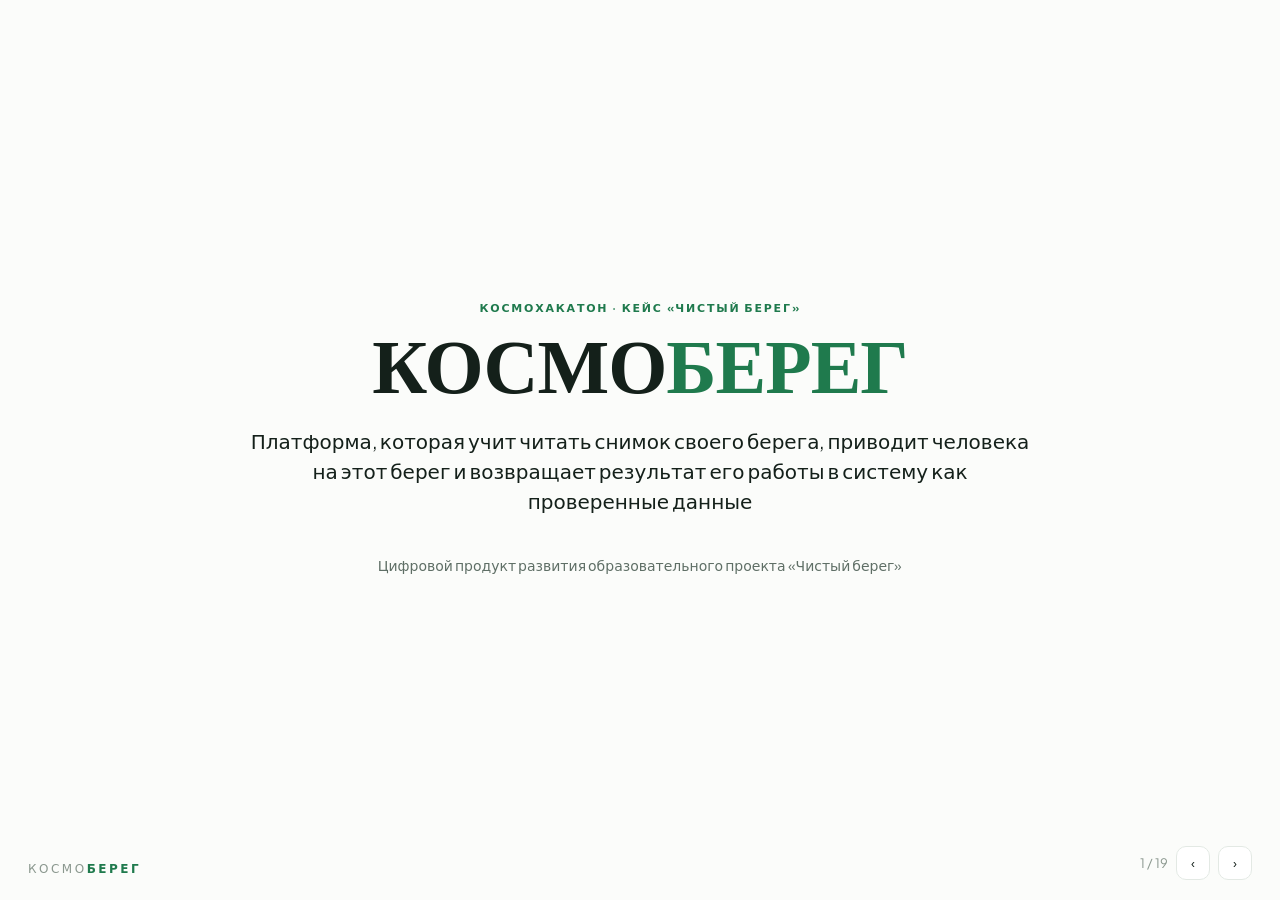
<file: presentation/index.html>
<!DOCTYPE html>
<html lang="ru">
<head>
<meta charset="utf-8">
<meta name="viewport" content="width=device-width, initial-scale=1">
<title>КОСМОБЕРЕГ — защита проекта</title>
<link rel="preconnect" href="https://fonts.googleapis.com">
<link rel="preconnect" href="https://fonts.gstatic.com" crossorigin>
<link href="https://fonts.googleapis.com/css2?family=Plus+Jakarta+Sans:wght@400;500;600;700&family=Instrument+Serif:ital@0;1&display=swap" rel="stylesheet">
<style>
/* Визуальная система взята из макета фронта Kosmobereg.dc.html:
   презентация и продукт должны выглядеть как одна вещь. */
:root{
  --bg:#fbfcfa; --ink:#14201a; --muted:#5f6f66; --faint:#8b988f;
  --accent:#1f7a4d; --accent-dark:#1c5c3a; --line:#e3e9e4;
  --tint:#eef3ef; --tint-2:#f2f9f4; --tint-3:#cfe3d6;
  --blue:#3b5f8a; --warm:#eccfc8; --white:#ffffff;
}
*{box-sizing:border-box;margin:0;padding:0}
body{background:var(--bg);color:var(--ink);font:15px/1.6 'Plus Jakarta Sans',system-ui,sans-serif;overflow:hidden}

.slide{display:none;width:100vw;height:100vh;padding:52px 68px 76px;flex-direction:column;overflow:hidden}
.slide.on{display:flex}
.slide.center{justify-content:center;align-items:center;text-align:center}

h1{font-family:'Instrument Serif',Georgia,serif;font-size:76px;line-height:1.02;letter-spacing:-1px;margin-bottom:20px}
h2{font-family:'Instrument Serif',Georgia,serif;font-size:42px;line-height:1.12;margin-bottom:6px}
h3{font-size:16px;font-weight:700;margin-bottom:8px;color:var(--accent)}
p{color:var(--muted);font-size:16px;margin-bottom:10px}
p.lead{font-size:20px;color:var(--ink);line-height:1.5}
b,strong{color:var(--ink);font-weight:600}

.eyebrow{display:inline-block;font-size:11px;font-weight:700;letter-spacing:1.8px;text-transform:uppercase;color:var(--accent);margin-bottom:12px}
.mono{font-family:ui-monospace,'Cascadia Mono',Consolas,monospace}
.small{font-size:14px}
.tiny{font-size:12.5px}
.muted{color:var(--muted)}

.cols{display:grid;gap:18px;flex:1;min-height:0}
.c2{grid-template-columns:1fr 1fr}
.c3{grid-template-columns:repeat(3,1fr)}
.c4{grid-template-columns:repeat(4,1fr)}

.card{background:var(--white);border:1px solid var(--line);border-radius:16px;padding:22px;overflow:auto}
.card.tint{background:var(--tint-2);border-color:var(--tint-3)}

.pill{display:inline-block;padding:4px 12px;border-radius:999px;font-size:11.5px;font-weight:700;background:var(--tint);color:var(--accent)}
.pill.warm{background:var(--warm);color:#8a4a3a}

ul{list-style:none}
li{padding:5px 0 5px 20px;position:relative;color:var(--muted);font-size:15px}
li::before{content:'';position:absolute;left:2px;top:14px;width:6px;height:6px;border-radius:999px;background:var(--accent)}
li b{color:var(--ink)}

table{width:100%;border-collapse:collapse;font-size:14.5px}
th,td{text-align:left;padding:9px 10px;border-bottom:1px solid var(--line);vertical-align:top}
th{color:var(--faint);font-size:11px;text-transform:uppercase;letter-spacing:.8px;font-weight:700}
td b{color:var(--ink)}
tr.hi td{background:var(--tint-2)}

.big{font-family:'Instrument Serif',Georgia,serif;font-size:52px;line-height:1;color:var(--accent)}
.big.ink{color:var(--ink)}

.note{padding:14px 18px;border-radius:10px;background:var(--tint);border-left:3px solid var(--accent);font-size:15px;margin-top:12px;color:var(--muted)}
.note b{color:var(--ink)}
.note.warm{background:#fdf3f0;border-color:#c98a76}

pre{font-family:ui-monospace,'Cascadia Mono',Consolas,monospace;font-size:12.5px;line-height:1.55;color:var(--muted);white-space:pre;overflow:auto}

.flow{display:flex;align-items:stretch;gap:10px;margin:16px 0}
.flow .step{flex:1;background:var(--white);border:1px solid var(--line);border-radius:12px;padding:16px}
.flow .step b{display:block;color:var(--accent);font-size:11px;letter-spacing:1px;margin-bottom:7px;text-transform:uppercase}
.flow .step span{font-size:14px;color:var(--muted)}
.flow .arr{display:flex;align-items:center;color:var(--tint-3);font-size:22px}

.funnel div{background:var(--accent);color:var(--white);border-radius:10px;padding:10px 16px;margin-bottom:7px;font-size:14.5px;font-weight:600;display:flex;justify-content:space-between}
.funnel div:nth-child(2){background:#2a8a5a}
.funnel div:nth-child(3){background:#3d9a6c}
.funnel div:nth-child(4){background:#59ab82}
.funnel div:nth-child(5){background:#7cbd9b}

.formula{font-family:'Instrument Serif',Georgia,serif;font-size:38px;text-align:center;padding:26px;background:var(--tint-2);border:1px solid var(--tint-3);border-radius:16px}
.formula span{color:var(--accent)}

.nav{position:fixed;bottom:20px;right:28px;display:flex;gap:8px;align-items:center;font-size:13px;color:var(--faint);z-index:99}
.nav button{font:inherit;background:var(--white);border:1px solid var(--line);color:var(--ink);width:34px;height:34px;border-radius:10px;cursor:pointer}
.nav button:hover{border-color:var(--accent);color:var(--accent)}
.brand{position:fixed;bottom:22px;left:28px;font-size:12px;letter-spacing:2.5px;color:var(--faint);z-index:99;text-transform:uppercase}
.brand b{color:var(--accent)}
</style>
</head>
<body>

<!-- 1 -->
<section class="slide on center">
  <div class="eyebrow">Космохакатон · кейс «Чистый берег»</div>
  <h1>КОСМО<span style="color:var(--accent)">БЕРЕГ</span></h1>
  <p class="lead" style="max-width:780px">Платформа, которая учит читать снимок своего берега,
  приводит человека на этот берег и возвращает результат его работы в систему как проверенные данные</p>
  <div style="margin-top:28px" class="small muted">Цифровой продукт развития образовательного проекта «Чистый берег»</div>
</section>

<!-- 2 -->
<section class="slide">
  <div class="eyebrow">Проблема</div>
  <h2>Три разрыва, которые ограничивают проект</h2>
  <div class="cols c3" style="margin-top:22px">
    <div class="card">
      <h3>Уборка ради уборки</h3>
      <p class="small">Волонтёр не знает, <b>почему именно этот участок</b>, что было раньше и что изменится потом.</p>
      <p class="small">Экологическое действие не превращается в экологическое понимание — а это и есть цель образовательного проекта.</p>
    </div>
    <div class="card">
      <h3>Данные отдельно, руки отдельно</h3>
      <p class="small">ДЗЗ уже выявляет свалки в России: по данным «Ресурс-П» — скопления ТБО <b>от 0,01 га</b>, включая рост свалок у заповедников.</p>
      <p class="small">Но эти данные видит только дешифровщик. Волонтёр, стоящий на этом берегу, — нет.</p>
    </div>
    <div class="card">
      <h3>ООПТ видит мало и поздно</h3>
      <p class="small">Площадь территории несопоставима с числом инспекторов. Обход выборочен, нарушение находят случайно.</p>
      <p class="small">Спутник видит регулярно, но <b>ДЗЗ-специалиста в штате нет</b>.</p>
    </div>
  </div>
  <div class="note">Это одна проблема с трёх сторон: <b>между данными ДЗЗ и людьми на земле нет двустороннего канала.</b></div>
</section>

<!-- 3 -->
<section class="slide">
  <div class="eyebrow">Целевые аудитории</div>
  <h2>Две аудитории с несводимой логикой</h2>
  <div class="cols c2" style="margin-top:18px">
    <div class="card">
      <h3>Молодёжь 14+</h3>
      <table>
        <tr><th>Мотивация</th><td>Причастность к настоящему, видимый вклад, компания, часы и портфолио</td></tr>
        <tr><th>Барьеры</th><td>Не знает о проекте · «ехать на весь день» · «мой вклад незаметен» · согласие родителей</td></tr>
        <tr><th>Ценность</th><td>«Ты учишься смотреть на Землю из космоса — и меняешь то, что видит спутник»</td></tr>
      </table>
      <div class="note tiny">Сегменты: техно-ориентированные 25% · «за компанию» 45% · «за результатом» 20% · экоактивные 10%</div>
    </div>
    <div class="card">
      <h3>Сотрудники ООПТ</h3>
      <table>
        <tr><th>Мотивация</th><td>Снизить трудозатраты на обход, объективные данные для отчётности</td></tr>
        <tr><th>Барьеры</th><td><b>Недоверие к волонтёрским данным</b> · ответственность за людей на территории · нет времени и ДЗЗ-специалиста</td></tr>
        <tr><th>Ценность</th><td>«Карта проблемных участков и проверенные отчёты — без специалиста в штате»</td></tr>
      </table>
      <div class="note tiny">Закрытая институциональная роль: доступ выдаёт дирекция территории, а не воронка роста</div>
    </div>
  </div>
  <div class="note"><b>Доверие измеряем, а не обещаем:</b> скрытые эталонные задания дают инспектору точность каждого разметчика в цифрах.</div>
</section>

<!-- 4 -->
<section class="slide center">
  <div class="eyebrow">Решение</div>
  <h2 style="max-width:960px;font-size:48px">Обучение — не предисловие к уборке,<br>а <span style="color:var(--accent)">рабочий узел системы</span></h2>
  <p class="lead" style="max-width:860px;margin-top:22px">Если научить волонтёра читать снимок своего берега,
  а результат его уборки вернуть в систему как подтверждённые данные наблюдения — ООПТ получит регулярно
  обновляемую картину территории, а волонтёр получит доказательство, что его вклад что-то изменил.</p>
</section>

<!-- 5 -->
<section class="slide">
  <div class="eyebrow">Концепция</div>
  <h2>Замкнутый цикл</h2>
  <div class="flow">
    <div class="step"><b>1 · Спутник</b><span>Снимки ДЗЗ дают «зоны внимания» на береговой линии</span></div>
    <div class="arr">→</div>
    <div class="step"><b>2 · Обучение</b><span>Волонтёр учится читать снимок и размечает реальные тайлы</span></div>
    <div class="arr">→</div>
    <div class="step"><b>3 · Поле</b><span>Экспедиция: уборка и наземная фиксация состояния</span></div>
    <div class="arr">→</div>
    <div class="step"><b>4 · Эффект</b><span>Фото «до/после» и проверка ООПТ — достоверная точка данных</span></div>
  </div>
  <div class="card tint">
    <h3>5 · Кабинет ООПТ — приоритеты, акции, отчётность</h3>
    <p class="small">Проверенные данные уточняют приоритеты следующего цикла. Спутник даёт <b>гипотезу</b>,
    волонтёр — <b>массовую разметку</b>, поле — <b>истину на земле</b>, ООПТ — <b>валидацию</b>.</p>
  </div>
  <div class="note">Обе аудитории необходимы для работы цикла. Ни одна не является «придатком» — без любой из них цикл рвётся.</div>
</section>

<!-- 6 -->
<section class="slide">
  <div class="eyebrow">Пользовательский путь · молодёжь 14+</div>
  <h2>От первого клика до регулярного участия</h2>
  <table style="margin-top:14px">
    <tr><th>Этап</th><th>Механика перехода</th><th>Роль продукта</th></tr>
    <tr><td><b>Первый контакт</b></td><td>Крючок «Твой берег из космоса»</td><td>Лендинг показывает снимок знакомого места</td></tr>
    <tr><td><b>Интерес, 3 мин</b></td><td><b>Действие до регистрации</b> — мини-тренажёр</td><td>Разметка работает без аккаунта</td></tr>
    <tr><td><b>Регистрация</b></td><td>Результат «заперт»: сохрани прогресс</td><td>Гейт после полученной ценности</td></tr>
    <tr><td><b>Обучение</b></td><td>3 модуля по 5–7 минут, практика после каждого</td><td>Теория → практика → автопроверка</td></tr>
    <tr><td><b>Завершение</b></td><td>Статус «Наблюдатель» = <b>допуск</b>, а не оценка</td><td>Разблокировка реальной разметки</td></tr>
    <tr class="hi"><td><b>Первое участие</b></td><td><b>Экспедиция на участок, который сам разметил</b></td><td>Связка «разметка → акция», согласие, инструктаж</td></tr>
    <tr><td><b>Эффект</b></td><td>Слайдер «до/после», участок → «Чистый»</td><td>Гео-фото, модерация, обновление карты</td></tr>
    <tr><td><b>Повторное участие</b></td><td>Подписка на участок: новый снимок → уведомление</td><td>Подписки, рост роли до амбассадора</td></tr>
  </table>
  <div class="note warm">Самый узкий переход — <b>«онлайн → поле», 30%</b>. Закрываем не призывом, а персональной привязкой к месту.
  Эту механику невозможно скопировать без ДЗЗ-слоя.</div>
</section>

<!-- 7 -->
<section class="slide">
  <div class="eyebrow">Пользовательский путь · ООПТ</div>
  <h2>От недоверия до регулярного использования</h2>
  <table style="margin-top:14px">
    <tr><th>Этап</th><th>Барьер</th><th>Механика снятия</th></tr>
    <tr><td><b>Первый контакт</b></td><td>«Очередная система, которую надо вести»</td><td>Заход через боль: «сколько км берега вы не обходите?»</td></tr>
    <tr class="hi"><td><b>Демонстрация</b></td><td>«У вас там общие картинки»</td><td><b>Демо на снимке их собственной территории</b></td></tr>
    <tr><td><b>Подключение</b></td><td>Нет времени на настройку</td><td>Настройку делает команда, сотрудник подтверждает</td></tr>
    <tr><td><b>Освоение</b></td><td>Низкие цифровые навыки</td><td>Один рабочий экран, 45 минут, куратор</td></tr>
    <tr><td><b>Первая акция</b></td><td>Ответственность за людей на территории</td><td>Готовый пакет: шаблон, инструктаж, согласия, ТБ</td></tr>
    <tr class="hi"><td><b>Ценность</b></td><td><b>Поток шума от волонтёров</b></td><td><b>Консенсус 3 разметок → сотрудник только подтверждает</b></td></tr>
    <tr><td><b>Удержание</b></td><td>«Что я с этого получил»</td><td>Сезонная сводка, пакетная модерация, заявка на съёмку</td></tr>
  </table>
  <div class="note">Принцип: сотрудник ООПТ <b>никогда не делает работу, которую может сделать волонтёр или система</b>. Он только принимает решение.</div>
</section>

<!-- 8 -->
<section class="slide">
  <div class="eyebrow">Цифровой продукт</div>
  <h2>Роли и модули</h2>
  <div class="cols c2" style="margin-top:16px">
    <div class="card">
      <h3>Ролевая модель — ответ на барьер доверия</h3>
      <table>
        <tr><td><b>Гость</b></td><td>Тренажёр, публичная карта</td></tr>
        <tr class="hi"><td><b>Ученик</b></td><td>Курс, учебная разметка <span class="pill warm">не идёт в ООПТ</span></td></tr>
        <tr><td><b>Наблюдатель</b></td><td>Реальная разметка, акции, отчёты, игры</td></tr>
        <tr><td><b>Наблюдатель 14–17</b></td><td>+ согласие родителя, закрытый профиль</td></tr>
        <tr><td><b>Амбассадор</b></td><td>+ заявки на акции, менторство</td></tr>
        <tr><td><b>Сотрудник ООПТ</b></td><td>Приоритеты, модерация, акции, заявки на съёмку</td></tr>
      </table>
      <div class="note tiny">Разметка Ученика <b>физически не может</b> попасть в рабочую карту — архитектурная гарантия, а не обещание.</div>
    </div>
    <div class="card">
      <h3>12 функциональных модулей</h3>
      <ul>
        <li><b>M1 Карта берега</b> — слои, статусы, история</li>
        <li><b>M2 Тренажёр и курс</b> — образовательный контур</li>
        <li><b>M3 Разметка</b> — консенсус, репутация</li>
        <li><b>M4 Акции</b> — запись, инструктаж, согласия</li>
        <li><b>M5 Полевой отчёт</b> — гео-фото «до/после»</li>
        <li><b>M6 Кабинет ООПТ</b> — приоритеты и модерация</li>
        <li><b>M7 Профиль</b> — часы, сертификат, подписки</li>
        <li><b>M8 Приоритизация</b> — индекс, детектор роста</li>
        <li><b>M9 Калибровка</b> — измерение точности</li>
        <li><b>M10 Заявки на съёмку</b> — обратная связь с ДЗЗ</li>
        <li><b>M11 Игровой контур</b> — дуэль, «Инспектор на день»</li>
        <li><b>M12 Карта происшествий</b> — фильтры по типу и области</li>
      </ul>
    </div>
  </div>
</section>

<!-- 9 -->
<section class="slide">
  <div class="eyebrow">Ядро логики</div>
  <h2>Индекс внимания участка</h2>
  <div class="formula" style="margin-top:16px">
    0.40·<span>S</span> &nbsp;+&nbsp; 0.30·<span>C</span> &nbsp;+&nbsp; 0.20·<span>T</span> &nbsp;+&nbsp; 0.10·<span>A</span>
  </div>
  <div class="cols c4" style="margin-top:18px">
    <div class="card"><h3>S — сигнал ДЗЗ</h3><p class="small">Величина изменения между снимками</p>
      <p class="tiny"><b>Почему не больше 0.40:</b> спутник даёт гипотезу, а не диагноз. Облачность, тени и отмели дают ложные срабатывания.</p></div>
    <div class="card"><h3>C — консенсус людей</h3><p class="small">Согласие × полнота выборки, взвешенные по репутации</p>
      <p class="tiny"><b>Зачем:</b> делает обучение полезной работой — разметка реально влияет на приоритеты.</p></div>
    <div class="card"><h3>T — давность</h3><p class="small">Время с последней подтверждённой проверки</p>
      <p class="tiny"><b>Зачем:</b> не даёт системе «залипнуть» на одних и тех же участках.</p></div>
    <div class="card"><h3>A — доступность</h3><p class="small">Реальная достижимость для волонтёров</p>
      <p class="tiny"><b>Зачем:</b> смысл имеет тот приоритет, до которого можно доехать.</p></div>
  </div>
  <div class="note">Формула <b>открыта и объяснима</b> — инспектор должен понимать, почему участок наверху. Иначе не будет доверия.
  Детектор роста уточняет фактор S, а не добавляет пятое слагаемое.</div>
</section>

<!-- 10 -->
<section class="slide">
  <div class="eyebrow">Прототип · живое демо</div>
  <h2>Сквозной сценарий S1 → S6 проходит без разрывов</h2>
  <div class="cols c2" style="margin-top:16px">
    <div class="card">
      <table>
        <tr><th>Шаг</th><th>Что проверяется</th></tr>
        <tr><td><b>S1</b></td><td>Ценность до регистрации: клик по снимку за 30 секунд</td></tr>
        <tr><td><b>S2</b></td><td>Обучение → допуск, роль повышается автоматически</td></tr>
        <tr><td><b>S3</b></td><td>Разметка достигает консенсуса 3/3 → очередь ООПТ</td></tr>
        <tr><td><b>S4</b></td><td>Модерация в 2 клика, участок возглавляет приоритеты</td></tr>
        <tr><td><b>S5</b></td><td>Жёсткая проверка допуска несовершеннолетнего</td></tr>
        <tr><td><b>S6</b></td><td>Отчёт подтверждён → статус «Чистый» → пересчёт</td></tr>
      </table>
    </div>
    <div class="card tint">
      <h3>Цикл действительно замыкается</h3>
      <div style="display:flex;align-items:baseline;gap:18px;margin:18px 0">
        <div><div class="big">85</div><div class="tiny muted">после консенсуса</div></div>
        <div style="font-size:28px;color:var(--tint-3)">→</div>
        <div><div class="big ink">48</div><div class="tiny muted">после уборки</div></div>
      </div>
      <p class="small">Приоритет перешёл на следующий участок.</p>
      <div class="note tiny"><b>Проверяется автоматически:</b> те же числа выдают две независимые реализации —
      прототип и бэкенд. Разойдётся формула — упадут оба набора тестов.</div>
      <div class="note tiny"><b>Бэкенд работает:</b> FastAPI, 17 таблиц, 44 операции API, 156 тестов,
      <span class="mono">docker compose up</span>.</div>
    </div>
  </div>
</section>

<!-- 11 -->
<section class="slide">
  <div class="eyebrow">Архитектура</div>
  <h2>Компоненты и потоки данных</h2>
  <pre style="flex:1;margin-top:12px">
┌─────────────────────────────────────────────────────────────────────────────┐
│ A. КЛИЕНТЫ   Лендинг и тренажёр (Гость) │ PWA волонтёра │ Кабинет ООПТ      │
└─────────────────────────────────────────────────────────────────────────────┘
                        │ HTTPS · REST · JWT
┌─────────────────────────────────────────────────────────────────────────────┐
│ B. API GATEWAY — nginx, ограничение частоты, TLS                             │
└─────────────────────────────────────────────────────────────────────────────┘
    │         │           │           │          │           │
┌────────┐┌────────┐┌──────────┐┌─────────┐┌──────────┐┌──────────┐
│C1 AUTH ││C2 КУРС ││C3 РАЗМЕТ.││C4 АКЦИИ ││C5 ОТЧЁТЫ ││C9 ИГРЫ   │
│роли,   ││прогресс││КОНСЕНСУС,││допуск,  ││фото до/  ││дуэль,    │
│возраст,││сертиф. ││репутация ││согласия ││после     ││инспектор │
│согласия││        ││          ││         ││          ││          │
└────────┘└────────┘└──────────┘└─────────┘└──────────┘└──────────┘
                          │              │            │
            ┌──────────────────────────────────────────────────┐
            │ C6 GEO / SCORING — ЯДРО ПРИОРИТИЗАЦИИ            │
            │ участки, статусы, история, ИНДЕКС ВНИМАНИЯ       │
            │ C7 Калибровка  ·  C8 Заявки на съёмку            │
            └──────────────────────────────────────────────────┘
                          │                  ▲ сигнал S
┌─────────────────────────────────────────────────────────────────────────────┐
│ D. ХРАНИЛИЩА   PostgreSQL + PostGIS │ S3: тайлы COG и фото │ Redis: очереди  │
└─────────────────────────────────────────────────────────────────────────────┘
                                             ▲
┌─────────────────────────────────────────────────────────────────────────────┐
│ E. КОНВЕЙЕР ДЗЗ — асинхронный, не блокирует API                              │
│ приём сцены → предобработка → нарезка тайлов → детекция изменений и роста    │
└─────────────────────────────────────────────────────────────────────────────┘
                                             ▲
┌─────────────────────────────────────────────────────────────────────────────┐
│ F. ВНЕШНИЕ   Геопортал Роскосмоса и Главкосмос: Ресурс-П, Канопус-В          │
│              резерв Sentinel-2 │ БПЛА │ ДОБРО.РФ │ e-mail и push FCM         │
└─────────────────────────────────────────────────────────────────────────────┘</pre>
</section>

<!-- 12 -->
<section class="slide">
  <div class="eyebrow">Данные ДЗЗ</div>
  <h2>Источник и место в системе</h2>
  <div class="cols c2" style="margin-top:16px">
    <div class="card">
      <h3>Путь снимка</h3>
      <table>
        <tr><td><b>Источник</b></td><td>Геопортал Роскосмоса и Главкосмос; резерв — Sentinel-2 и аэросъёмка БПЛА</td></tr>
        <tr><td><b>Предобработка</b></td><td>Облачность, привязка, нормализация — GDAL и rasterio</td></tr>
        <tr><td><b>Нарезка</b></td><td>COG и тайловая пирамида, отдача через TiTiler</td></tr>
        <tr><td><b>Детекция</b></td><td>Разность спектральных индексов между датами → сигнал <b>S</b></td></tr>
        <tr><td><b>Динамика</b></td><td>Ряд площадей аномалии → метка «растёт», усиление S</td></tr>
      </table>
    </div>
    <div class="card tint">
      <h3>Связь двусторонняя</h3>
      <p class="small">Обычно платформа только потребляет снимки и ждёт, когда спутник пройдёт над нужным местом.
      Инспектор у нас <b>заказывает съёмку конкретного участка</b> — Геопортал принимает такие заявки штатно.
      Для растущей аномалии приоритет повышается автоматически.</p>
      <p class="small">Ни один из проанализированных аналогов такой возможности не имеет.</p>
      <div class="note tiny"><b>ML-детекции в MVP нет осознанно.</b> Спутник даёт грубый сигнал, точность обеспечивают
      люди через консенсус. Экономия около 1,5 млн ₽, а побочный эффект — накапливается размеченный датасет
      для модели на этапе 2.</div>
    </div>
  </div>
</section>

<!-- 13 -->
<section class="slide">
  <div class="eyebrow">Реализуемость</div>
  <h2>Стек, данные пользователей, эксплуатация</h2>
  <div class="cols c3" style="margin-top:16px">
    <div class="card">
      <h3>Берём готовым</h3>
      <ul>
        <li>PostgreSQL + <b>PostGIS</b></li>
        <li><b>MapLibre GL</b> — без лицензий</li>
        <li>GDAL, rasterio, TiTiler</li>
        <li>FastAPI, Celery + Redis, S3</li>
      </ul>
      <h3 style="margin-top:16px">Пишем сами</h3>
      <ul>
        <li><b>Индекс внимания</b></li>
        <li><b>Консенсус и репутация</b></li>
        <li><b>Связка «курс → допуск»</b></li>
      </ul>
      <p class="tiny muted">Своё — только суть продукта. Остальное зрелое и готовое.</p>
    </div>
    <div class="card">
      <h3>Аудитория 14+ и ПДн</h3>
      <ul>
        <li>Хостинг в РФ, минимизация данных</li>
        <li>Офлайн-участие <b>невозможно</b> без согласия родителя</li>
        <li>Профили 14–17 закрыты, в рейтингах псевдоним</li>
        <li>Геолокация огрубляется до участка</li>
        <li>Обязательная модерация фото</li>
        <li>Координаты уязвимых объектов скрыты</li>
        <li>Неизменяемый аудит-лог решений</li>
      </ul>
    </div>
    <div class="card tint">
      <h3>Эксплуатация</h3>
      <p class="small"><span class="mono">docker compose up</span> — PostGIS, миграции, демо-данные, API. <b>156 тестов зелёные.</b></p>
      <table>
        <tr><th>Узкое место</th><th>Решение</th></tr>
        <tr><td>Отдача тайлов</td><td>CDN, тайлы статичны</td></tr>
        <tr><td>Конвейер ДЗЗ</td><td>Больше воркеров Celery</td></tr>
        <tr><td>API, 10k+ MAU</td><td>Stateless за балансировщиком</td></tr>
      </table>
      <div class="note tiny">Нагрузка предсказуема: пики в дни акций и школьных занятий, а не равномерно.</div>
    </div>
  </div>
</section>

<!-- 14 -->
<section class="slide">
  <div class="eyebrow">KPI</div>
  <h2>Воронка и способ измерения</h2>
  <div class="cols c2" style="margin-top:14px">
    <div class="card">
      <h3>Модель за 12 месяцев пилота</h3>
      <div class="funnel" style="margin-top:14px">
        <div><span>Регистрации</span><span>3 000</span></div>
        <div style="width:88%"><span>Начали обучение · 55%</span><span>1 650</span></div>
        <div style="width:74%"><span>Завершили обучение · 45%</span><span>750</span></div>
        <div style="width:52%"><span>Вышли на акцию · 30%</span><span>225</span></div>
        <div style="width:36%"><span>Повторное участие · 35%</span><span>80</span></div>
      </div>
      <div class="note warm tiny">Все конверсии — <b>обоснованные допущения</b>, а не факты. Задача пилота — заменить их измеренными.</div>
    </div>
    <div class="card">
      <h3>Ключевые показатели и источник</h3>
      <table>
        <tr><th>KPI</th><th>Цель</th><th>Источник</th></tr>
        <tr><td><b>E2</b> завершение курса</td><td>≥45%</td><td class="mono tiny">course_progress</td></tr>
        <tr><td><b>P1</b> выход в поле</td><td>≥30%</td><td class="mono tiny">enrollments</td></tr>
        <tr><td><b>R1</b> повторное участие</td><td>≥35%</td><td class="mono tiny">агрегат</td></tr>
        <tr><td><b>Q1</b> подтверждений ООПТ</td><td>≥70%</td><td class="mono tiny">аудит-лог</td></tr>
        <tr><td><b>Q4</b> измеренная точность</td><td>≥75%</td><td class="mono tiny">контрольные задания</td></tr>
        <tr><td><b>V3</b> участков очищено</td><td>≥60</td><td class="mono tiny">field_reports</td></tr>
      </table>
      <div class="note tiny"><b>Контрольная группа:</b> одна из трёх ООПТ работает без цифрового контура. Сравнение показывает вклад именно продукта.</div>
    </div>
  </div>
</section>

<!-- 15 -->
<section class="slide">
  <div class="eyebrow">План и экономика</div>
  <h2>Как проект запускается</h2>
  <div class="cols c2" style="margin-top:14px">
    <div class="card">
      <h3>Этапы</h3>
      <table>
        <tr><th>Этап</th><th>Срок</th><th>Результат</th></tr>
        <tr><td><b>0 Подготовка</b></td><td>мес. 1</td><td>Соглашения с ООПТ и школами, доступ к данным</td></tr>
        <tr><td><b>1 MVP</b></td><td>мес. 2–4</td><td>Сценарии S1–S6 на одной территории</td></tr>
        <tr><td><b>2 Пилот</b></td><td>мес. 5–10</td><td>2–3 ООПТ, 20+ акций, проверенные KPI</td></tr>
        <tr><td><b>3 Оценка</b></td><td>мес. 11–12</td><td>Калибровка, пакет тиражирования</td></tr>
        <tr><td><b>4 Масштаб</b></td><td>год 2</td><td>10+ ООПТ, ML-модель на своих данных</td></tr>
      </table>
      <p class="small" style="margin-top:12px">Пиковая численность команды — <b>5,5 FTE</b>.</p>
    </div>
    <div class="card">
      <h3>Затраты на 12 месяцев</h3>
      <table>
        <tr><td>ФОТ разработки</td><td><b>4,30 млн ₽</b></td><td class="tiny muted">47%</td></tr>
        <tr><td>ФОТ операционной команды</td><td><b>2,00</b></td><td class="tiny muted">22%</td></tr>
        <tr><td>Проведение акций</td><td><b>0,90</b></td><td class="tiny muted">10%</td></tr>
        <tr><td>Контент и дизайн</td><td><b>0,85</b></td><td class="tiny muted">9%</td></tr>
        <tr><td>Инфраструктура и данные ДЗЗ</td><td><b>0,82</b></td><td class="tiny muted">9%</td></tr>
        <tr><td>Продвижение</td><td><b>0,40</b></td><td class="tiny muted">4%</td></tr>
        <tr><td><b>Итого</b></td><td><b style="color:var(--accent)">9,27 млн ₽</b></td><td></td></tr>
      </table>
      <div class="card tint" style="margin-top:14px;text-align:center;padding:18px">
        <div class="big">~150 тыс ₽</div>
        <p class="small" style="margin:6px 0 0">подключение каждой следующей ООПТ.<br>Продукт делается один раз, тиражируется дёшево</p>
      </div>
    </div>
  </div>
</section>

<!-- 16 -->
<section class="slide">
  <div class="eyebrow">Риски</div>
  <h2>Три главных — честно</h2>
  <div class="cols c3" style="margin-top:18px">
    <div class="card"><h3>R-P2 · Разрыв «онлайн → поле»</h3>
      <p class="small">Обученные не доходят до реальной акции. Проект остаётся онлайн-игрой.</p>
      <p class="small"><b>Снижение:</b> экспедиция на свой участок, командная запись, закрытие логистики.</p>
      <div class="note warm tiny">Узкое место всей модели. Метрика P1 — главный индикатор пилота.</div></div>
    <div class="card"><h3>R-O1 · ООПТ не подключается</h3>
      <p class="small">Без ООПТ рвётся контур верификации, волонтёрские данные теряют легитимность.</p>
      <p class="small"><b>Снижение:</b> работаем сразу с 4–5 территориями, чтобы дойти до 2–3; демо на их данных; поддержка регионального минприроды.</p></div>
    <div class="card"><h3>R-T1 · Нет доступа к данным ДЗЗ</h3>
      <p class="small">Условия доступа к российской группировке могут оказаться неприемлемыми.</p>
      <p class="small"><b>Снижение:</b> источник абстрагирован — переключаемся на Sentinel-2 и БПЛА <b>без изменения архитектуры</b>.</p></div>
  </div>
  <div class="note">Полный реестр — 14 рисков в четырёх категориях: организационные, продуктовые, ресурсные, технические.</div>
</section>

<!-- 17 -->
<section class="slide">
  <div class="eyebrow">Ожидаемый эффект</div>
  <h2>Почему продукт, а не просто серия мероприятий</h2>
  <div class="cols c2" style="margin-top:16px">
    <div class="card">
      <h3 style="color:var(--faint)">Без цифрового продукта</h3>
      <ul>
        <li>Участок выбирает организатор по своему усмотрению</li>
        <li>Обучение — лекция, результат не фиксируется</li>
        <li>Волонтёр приходит один раз</li>
        <li>ООПТ получает мешки мусора</li>
        <li>Эффект недоказуем</li>
        <li>Каждая акция запускается с нуля</li>
      </ul>
    </div>
    <div class="card tint">
      <h3>С КОСМОБЕРЕГОМ</h3>
      <ul>
        <li>Участок выбирается <b>по данным наблюдения</b></li>
        <li>Обучение даёт <b>допуск и измеримый результат</b></li>
        <li>Подписка на участок даёт <b>причину вернуться</b></li>
        <li>ООПТ получает <b>верифицированные данные</b></li>
        <li>Каждое звено цепочки <b>измеримо</b></li>
        <li>Тиражируемый пакет за <b>~150 тыс ₽</b></li>
      </ul>
    </div>
  </div>
  <div class="cols c4" style="margin-top:16px;flex:0">
    <div class="card" style="text-align:center"><div class="big">750</div><p class="tiny" style="margin:6px 0 0">прошли полный курс по ДЗЗ</p></div>
    <div class="card" style="text-align:center"><div class="big">150+</div><p class="tiny" style="margin:6px 0 0">участков под наблюдением</p></div>
    <div class="card" style="text-align:center"><div class="big">60+</div><p class="tiny" style="margin:6px 0 0">участков очищено и подтверждено</p></div>
    <div class="card" style="text-align:center"><div class="big">12</div><p class="tiny" style="margin:6px 0 0">амбассадоров ведут акции сами</p></div>
  </div>
</section>

<!-- 18 -->
<section class="slide">
  <div class="eyebrow">Потенциал</div>
  <h2>Что мы построили на самом деле</h2>
  <p class="lead" style="max-width:1000px">Береговой участок — частный случай. Контур
  «разновременные снимки → обученный человек → консенсус → проверка эксперта»
  не привязан к мусору ни в одном компоненте.</p>
  <div class="cols c2" style="margin-top:14px">
    <div class="card">
      <h3>Масштаб задачи рядом</h3>
      <table>
        <tr><td><b>12,8 млн га</b></td><td>пройдено огнём в 2024 году, на 8% больше 2023-го</td></tr>
        <tr><td><b>4,76 млн га</b></td><td>Дальневосточный округ — лидер по площади</td></tr>
        <tr><td><b>40–70</b></td><td>крупных наводнений в год</td></tr>
        <tr><td><b>500 тыс. км²</b></td><td>территории подвержено подтоплению</td></tr>
        <tr><td><b>13 млрд ₽</b></td><td>ущерб от паводков одного лета 2021 года</td></tr>
      </table>
      <div class="note tiny">Общее одно: объём, который ведомства физически не разбирают вручную.
      Спутник снимает всё, дешифровщиков не хватает — та же диспропорция, с которой мы начали.</div>
    </div>
    <div class="card tint">
      <h3>Это не гипотеза</h3>
      <p class="small"><b>Zooniverse Planetary Response Network</b> ставит волонтёрам ровно эту задачу —
      сравнить снимки «до» и «после» бедствия — и передаёт результат службам реагирования.</p>
      <p class="small">Миллиард классификаций от трёх миллионов участников снимает вопрос,
      способны ли неспециалисты давать пригодные данные.</p>
      <div class="note warm tiny"><b>В MVP и пилот не входит.</b> Кейс — про «Чистый берег», и подменять задачу
      мы не будем. Нужны партнёрство с МЧС, оперативная съёмка вместо цикла в 2–4 недели
      и отдельный обучающий трек.</div>
    </div>
  </div>
</section>

<!-- 19 -->
<section class="slide center">
  <h2 style="font-size:46px;max-width:1000px">Мы не обещаем чистые берега.<br>
  Мы строим <span style="color:var(--accent)">канал между космическими данными<br>и руками на берегу</span> —
  и умеем измерить каждое звено.</h2>
  <div style="margin-top:36px" class="small muted">КОСМОБЕРЕГ · Космохакатон · кейс «Чистый берег»</div>
</section>

<div class="brand">Космо<b>берег</b></div>
<div class="nav">
  <span id="counter">1 / 19</span>
  <button id="prev" aria-label="Назад">‹</button>
  <button id="next" aria-label="Вперёд">›</button>
</div>

<script>
const slides=[...document.querySelectorAll('.slide')];
let i=0;
function show(n){
  i=Math.max(0,Math.min(slides.length-1,n));
  slides.forEach((s,k)=>s.classList.toggle('on',k===i));
  document.getElementById('counter').textContent=(i+1)+' / '+slides.length;
}
document.getElementById('next').onclick=()=>show(i+1);
document.getElementById('prev').onclick=()=>show(i-1);
document.addEventListener('keydown',e=>{
  if(['ArrowRight','PageDown',' '].includes(e.key)){e.preventDefault();show(i+1);}
  if(['ArrowLeft','PageUp'].includes(e.key)){e.preventDefault();show(i-1);}
  if(e.key==='Home')show(0);
  if(e.key==='End')show(slides.length-1);
});
show(0);
</script>
</body>
</html>
</file>
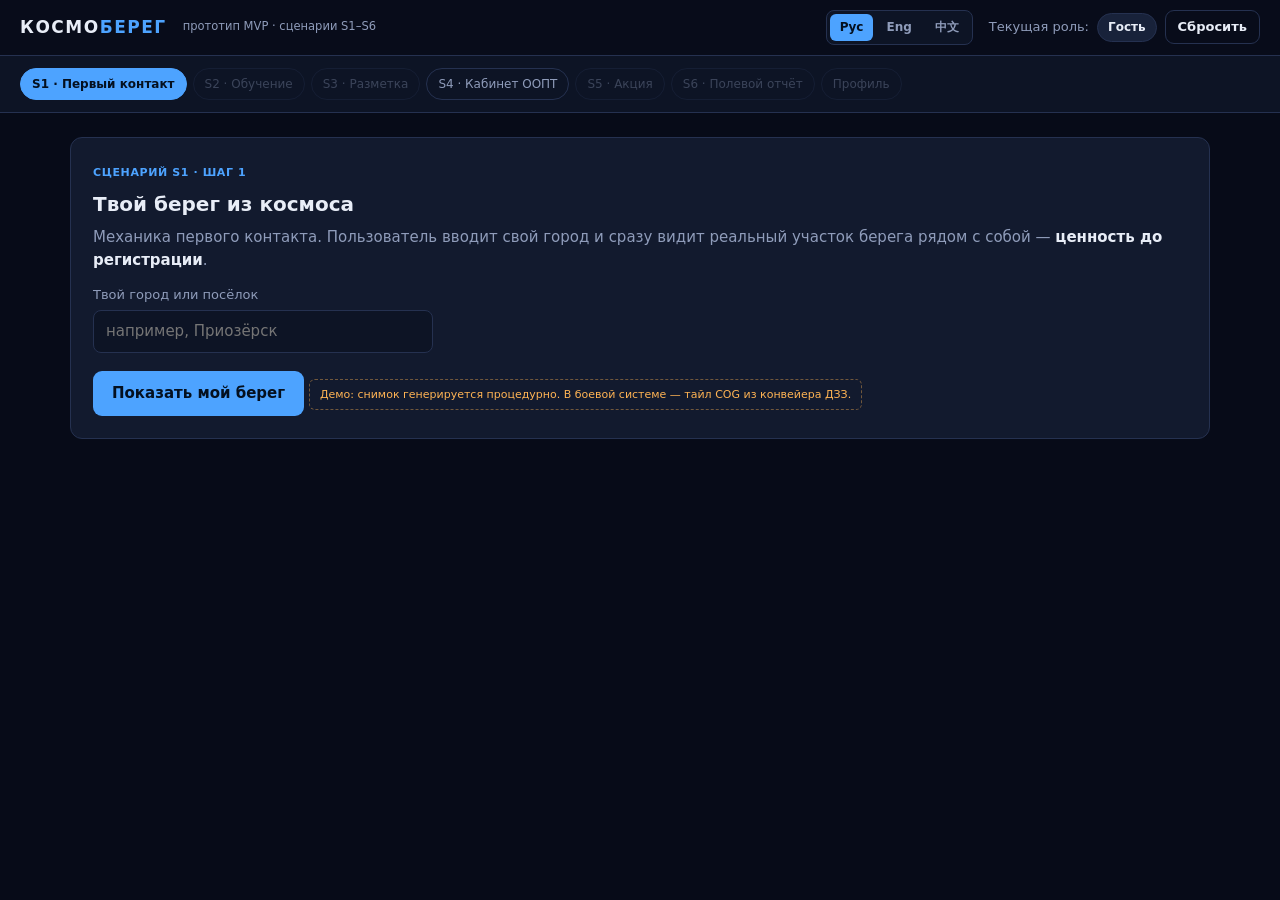
<file: prototype/index.html>
<!DOCTYPE html>
<html lang="ru">
<head>
<meta charset="utf-8">
<meta name="viewport" content="width=device-width, initial-scale=1">
<title>КОСМОБЕРЕГ — прототип MVP</title>
<link rel="stylesheet" href="styles.css">
</head>
<body>

<div class="topbar">
  <div class="logo">КОСМО<span>БЕРЕГ</span></div>
  <div class="tiny muted" id="appSubtitle"></div>
  <div class="lang-switch" id="langSwitch"></div>
  <div class="role-chip">
    <span id="roleLabel"></span>
    <span class="role-badge" id="roleBadge"></span>
    <button class="btn ghost sm" id="resetBtn"></button>
  </div>
</div>

<nav class="scenario-nav" id="scenarioNav"></nav>

<main class="wrap" id="app"></main>

<script src="i18n.js"></script>
<script src="app.js"></script>
</body>
</html>
</file>
<file: prototype/styles.css>
/* КОСМОБЕРЕГ — прототип MVP */

:root {
  --bg: #070b18;
  --bg-2: #0d1425;
  --panel: #121a2e;
  --panel-2: #18223a;
  --line: #253150;
  --text: #e8edf7;
  --muted: #8f9cba;
  --accent: #4da3ff;
  --accent-2: #7c5cff;
  --ok: #3ddc97;
  --warn: #ffb454;
  --danger: #ff6b6b;
  --radius: 12px;
}

* { box-sizing: border-box; margin: 0; padding: 0; }

body {
  font: 15px/1.55 "Segoe UI", system-ui, -apple-system, sans-serif;
  background: var(--bg);
  color: var(--text);
  min-height: 100vh;
}

/* ---------- Каркас ---------- */

.topbar {
  display: flex; align-items: center; gap: 16px;
  padding: 10px 20px;
  background: rgba(9,14,28,.92);
  border-bottom: 1px solid var(--line);
  position: sticky; top: 0; z-index: 50;
  backdrop-filter: blur(8px);
}

.logo { font-weight: 800; letter-spacing: 1.5px; font-size: 17px; }
.logo span { color: var(--accent); }

.lang-switch {
  margin-left: auto;
  display: flex; gap: 3px;
  background: var(--bg-2); border: 1px solid var(--line);
  border-radius: 8px; padding: 3px;
}
.lang-switch button {
  font: inherit; font-size: 12px; font-weight: 600;
  padding: 4px 10px; border-radius: 6px; cursor: pointer;
  background: transparent; border: none; color: var(--muted);
  transition: .15s;
}
.lang-switch button:hover { color: var(--text); }
.lang-switch button.active { background: var(--accent); color: #04101f; }

.role-chip {
  display: flex; align-items: center; gap: 8px;
  font-size: 13px; color: var(--muted);
}

.role-badge {
  padding: 4px 10px; border-radius: 20px;
  background: var(--panel-2); border: 1px solid var(--line);
  color: var(--text); font-weight: 600; font-size: 12px;
}

.wrap { max-width: 1180px; margin: 0 auto; padding: 24px 20px 80px; }

/* ---------- Навигация по сценариям ---------- */

.scenario-nav {
  display: flex; gap: 6px; flex-wrap: wrap;
  padding: 12px 20px; background: var(--bg-2);
  border-bottom: 1px solid var(--line);
  position: sticky; top: 49px; z-index: 40;
}

.scenario-nav button {
  font: inherit; font-size: 12px;
  padding: 6px 11px; border-radius: 20px; cursor: pointer;
  background: transparent; color: var(--muted);
  border: 1px solid var(--line);
  transition: .15s;
}
.scenario-nav button:hover:not(:disabled) { color: var(--text); border-color: var(--accent); }
.scenario-nav button.active { background: var(--accent); border-color: var(--accent); color: #04101f; font-weight: 700; }
.scenario-nav button:disabled { opacity: .35; cursor: not-allowed; }

/* ---------- Блоки ---------- */

.card {
  background: var(--panel);
  border: 1px solid var(--line);
  border-radius: var(--radius);
  padding: 22px;
  margin-bottom: 18px;
}

.card h2 { font-size: 20px; margin-bottom: 6px; }
.card h3 { font-size: 16px; margin: 18px 0 8px; }
.card p  { color: var(--muted); margin-bottom: 12px; }
.card p strong, li strong { color: var(--text); }

.step-tag {
  display: inline-block; font-size: 11px; font-weight: 700;
  letter-spacing: .6px; text-transform: uppercase;
  color: var(--accent); margin-bottom: 8px;
}

.grid-2 { display: grid; grid-template-columns: 1fr 1fr; gap: 18px; }
.grid-3 { display: grid; grid-template-columns: repeat(3, 1fr); gap: 14px; }
@media (max-width: 860px) { .grid-2, .grid-3 { grid-template-columns: 1fr; } }

/* ---------- Кнопки ---------- */

button.btn {
  font: inherit; font-weight: 600;
  padding: 10px 18px; border-radius: 9px; cursor: pointer;
  border: 1px solid transparent;
  background: var(--accent); color: #04101f;
  transition: .15s;
}
button.btn:hover { filter: brightness(1.12); }
button.btn:disabled { opacity: .4; cursor: not-allowed; filter: none; }
button.btn.ghost { background: transparent; border-color: var(--line); color: var(--text); }
button.btn.ghost:hover { border-color: var(--accent); }
button.btn.ok { background: var(--ok); }
button.btn.danger { background: var(--danger); color: #fff; }
button.btn.sm { padding: 6px 12px; font-size: 13px; }

.row { display: flex; gap: 10px; align-items: center; flex-wrap: wrap; }
.row.end { justify-content: flex-end; }

/* ---------- Формы ---------- */

label.field { display: block; margin-bottom: 14px; }
label.field span { display: block; font-size: 13px; color: var(--muted); margin-bottom: 5px; }

input[type=text], input[type=number], select {
  font: inherit; width: 100%;
  padding: 9px 12px; border-radius: 8px;
  background: var(--bg-2); color: var(--text);
  border: 1px solid var(--line);
}
input:focus, select:focus { outline: none; border-color: var(--accent); }

/* ---------- Снимки ДЗЗ ---------- */

.tiles { display: grid; grid-template-columns: 1fr 1fr; gap: 14px; }
@media (max-width: 700px) { .tiles { grid-template-columns: 1fr; } }

.tile-box { position: relative; }
.tile-box .tile-label {
  position: absolute; top: 8px; left: 8px; z-index: 3;
  background: rgba(4,10,22,.82); padding: 3px 9px;
  border-radius: 5px; font-size: 11px; font-weight: 600;
  letter-spacing: .4px;
}
.tile-box .tile-date {
  position: absolute; bottom: 8px; right: 8px; z-index: 3;
  background: rgba(4,10,22,.82); padding: 3px 8px;
  border-radius: 5px; font-size: 10px; color: var(--muted);
}
.tile-box svg { display: block; width: 100%; border-radius: 9px; border: 1px solid var(--line); }
.tile-box.clickable svg { cursor: crosshair; }

.marker {
  position: absolute; width: 34px; height: 34px;
  border: 2px solid var(--warn); border-radius: 50%;
  transform: translate(-50%, -50%);
  pointer-events: none; z-index: 4;
  box-shadow: 0 0 0 2px rgba(0,0,0,.35);
}
.marker.hit { border-color: var(--ok); }
.marker.truth { border-style: dashed; border-color: var(--accent); }

/* ---------- Уведомления и статусы ---------- */

.note {
  padding: 12px 14px; border-radius: 9px;
  border-left: 3px solid var(--accent);
  background: rgba(77,163,255,.09);
  font-size: 14px; margin: 12px 0;
}
.note.ok     { border-color: var(--ok);     background: rgba(61,220,151,.09); }
.note.warn   { border-color: var(--warn);   background: rgba(255,180,84,.09); }
.note.danger { border-color: var(--danger); background: rgba(255,107,107,.09); }

.pill {
  display: inline-block; padding: 3px 9px; border-radius: 20px;
  font-size: 11px; font-weight: 700; letter-spacing: .3px;
}
.pill.problem { background: rgba(255,107,107,.16); color: #ff9a9a; }
.pill.work    { background: rgba(255,180,84,.16);  color: #ffc879; }
.pill.clean   { background: rgba(61,220,151,.16);  color: #7cebbb; }
.pill.watch   { background: rgba(77,163,255,.16);  color: #93c8ff; }

/* ---------- Прогресс ---------- */

.progress { height: 7px; background: var(--bg-2); border-radius: 4px; overflow: hidden; margin: 10px 0; }
.progress > div { height: 100%; background: linear-gradient(90deg, var(--accent), var(--accent-2)); transition: width .35s; }

/* ---------- Списки и таблицы ---------- */

table { width: 100%; border-collapse: collapse; font-size: 14px; }
th, td { text-align: left; padding: 9px 10px; border-bottom: 1px solid var(--line); }
th { color: var(--muted); font-size: 12px; text-transform: uppercase; letter-spacing: .5px; font-weight: 600; }
tr.sel { background: rgba(77,163,255,.07); }

.seg-item {
  display: flex; align-items: center; gap: 12px;
  padding: 12px; border: 1px solid var(--line);
  border-radius: 9px; margin-bottom: 9px;
  background: var(--panel-2);
  cursor: pointer; transition: .15s;
}
.seg-item:hover { border-color: var(--accent); }
.seg-item .idx {
  font-size: 19px; font-weight: 800; min-width: 52px;
  text-align: center; color: var(--accent);
}
.seg-item .meta { flex: 1; min-width: 0; }
.seg-item .meta b { display: block; font-size: 14px; }
.seg-item .meta small { color: var(--muted); font-size: 12px; }

.factors { display: flex; gap: 5px; font-size: 10px; color: var(--muted); margin-top: 4px; }
.factors span { background: var(--bg-2); padding: 2px 6px; border-radius: 4px; }

/* ---------- Слайдер до/после ---------- */

.ba-wrap { position: relative; user-select: none; border-radius: 9px; overflow: hidden; border: 1px solid var(--line); }
.ba-wrap .after-layer { position: absolute; inset: 0; overflow: hidden; }
.ba-wrap .handle {
  position: absolute; top: 0; bottom: 0; width: 2px;
  background: #fff; z-index: 5; cursor: ew-resize;
}
.ba-wrap .handle::after {
  content: '⟺'; position: absolute; top: 50%; left: 50%;
  transform: translate(-50%,-50%); background: #fff; color: #04101f;
  width: 30px; height: 30px; border-radius: 50%;
  display: grid; place-items: center; font-size: 13px; font-weight: 700;
}

/* ---------- Прочее ---------- */

.muted { color: var(--muted); }
.small { font-size: 13px; }
.tiny  { font-size: 11.5px; }
.mono  { font-family: "Cascadia Mono", Consolas, monospace; }
.center { text-align: center; }
ul.clean { list-style: none; }
ul.clean li { padding: 5px 0 5px 20px; position: relative; color: var(--muted); }
ul.clean li::before { content: '▸'; position: absolute; left: 4px; color: var(--accent); }

.kv { display: flex; justify-content: space-between; padding: 7px 0; border-bottom: 1px solid var(--line); font-size: 14px; }
.kv:last-child { border-bottom: none; }
.kv span { color: var(--muted); }

.demo-flag {
  font-size: 11px; color: var(--warn);
  border: 1px dashed rgba(255,180,84,.4);
  padding: 6px 10px; border-radius: 6px;
  display: inline-block; margin-top: 12px;
}
</file>
